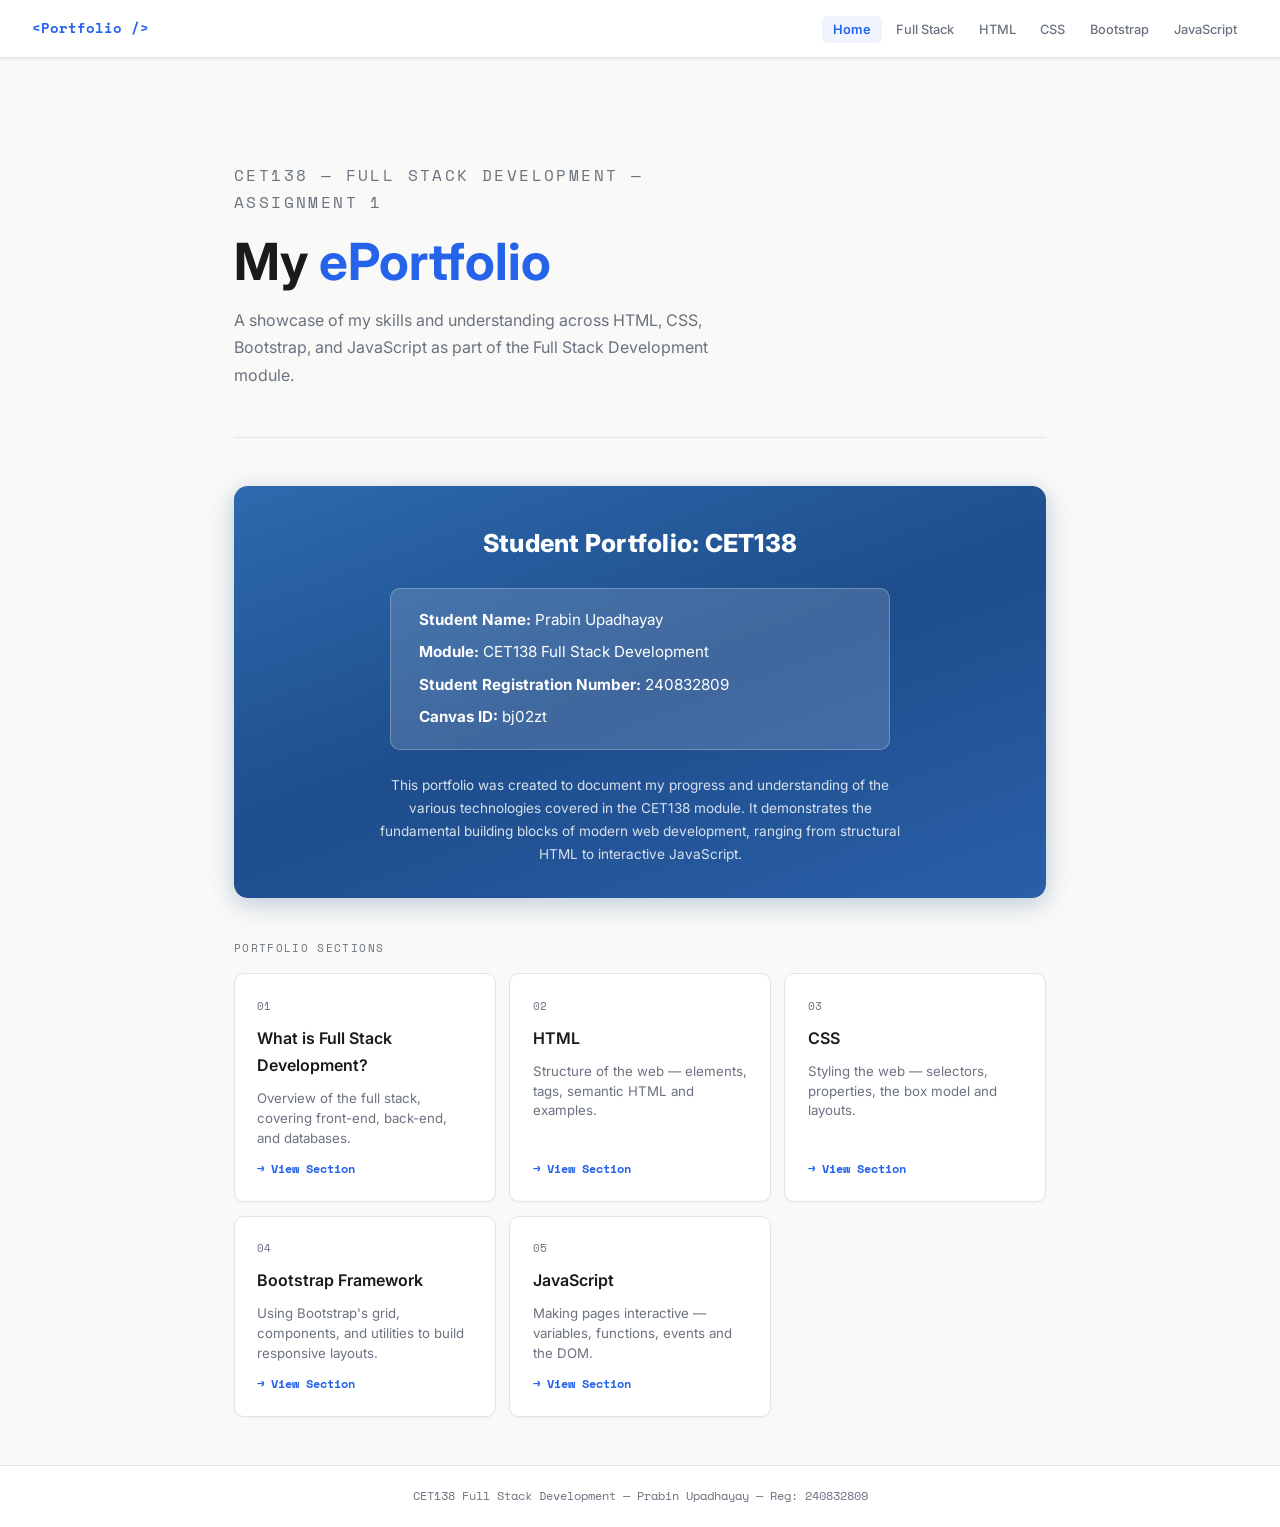
<file: index.html>
<!DOCTYPE html>
<html lang="en">
<head>
  <meta charset="UTF-8" />
  <meta name="viewport" content="width=device-width, initial-scale=1.0" />
  <title>ePortfolio — CET138 Full Stack Development</title>
  <link rel="stylesheet" href="style.css" />
  <style>
    /* Reference-style blue student card */
    .id-card {
      background: linear-gradient(160deg, #2d6aad, #1e4d8c, #2a5fa8);
      border-radius: 14px;
      padding: 2.25rem 2.5rem 2rem;
      margin-bottom: 2.5rem;
      box-shadow: 0 6px 24px rgba(30, 77, 140, 0.28);
      text-align: center;
    }

    .id-card-title {
      font-size: 1.55rem;
      font-weight: 800;
      color: #ffffff;
      margin-bottom: 1.5rem;
      letter-spacing: 0.01em;
    }

    .id-inner-box {
      background: rgba(255, 255, 255, 0.15);
      backdrop-filter: blur(4px);
      border: 1px solid rgba(255,255,255,0.25);
      border-radius: 10px;
      padding: 1.25rem 1.75rem;
      text-align: left;
      display: inline-block;
      width: 100%;
      max-width: 500px;
      margin-bottom: 1.5rem;
    }

    .id-row {
      font-size: 0.95rem;
      color: #ffffff;
      margin-bottom: 0.6rem;
      line-height: 1.5;
    }

    .id-row:last-child { margin-bottom: 0; }

    .id-row strong {
      font-weight: 700;
    }

    .id-card-desc {
      font-size: 0.85rem;
      color: rgba(255,255,255,0.82);
      max-width: 540px;
      margin: 0 auto;
      line-height: 1.7;
    }

    @media (max-width: 600px) {
      .id-card { padding: 1.75rem 1.25rem 1.5rem; }
      .id-card-title { font-size: 1.2rem; }
      .id-inner-box { padding: 1rem 1.1rem; }
    }
  </style>
</head>
<body>

  <nav>
    <a href="index.html" class="nav-brand">&lt;Portfolio /&gt;</a>
    <button class="hamburger" id="hamburger" aria-label="Toggle menu">
      <span></span><span></span><span></span>
    </button>
    <ul class="nav-links" id="nav-links">
      <li><a href="index.html">Home</a></li>
      <li><a href="fullstack.html">Full Stack</a></li>
      <li><a href="html.html">HTML</a></li>
      <li><a href="css.html">CSS</a></li>
      <li><a href="bootstrap.html">Bootstrap</a></li>
      <li><a href="javascript.html">JavaScript</a></li>
    </ul>
  </nav>

  <div class="container">

    <div class="hero">
      <p class="hero-label">CET138 — Full Stack Development — Assignment 1</p>
      <h1>My <span>ePortfolio</span></h1>
      <p>A showcase of my skills and understanding across HTML, CSS, Bootstrap, and JavaScript as part of the Full Stack Development module.</p>
    </div>

    <!-- STUDENT CARD — styled after reference image -->
    <div class="id-card">
      <div class="id-card-title">Student Portfolio: CET138</div>

      <div class="id-inner-box">
        <div class="id-row"><strong>Student Name:</strong> Prabin Upadhayay</div>
        <div class="id-row"><strong>Module:</strong> CET138 Full Stack Development</div>
        <div class="id-row"><strong>Student Registration Number:</strong> 240832809</div>
        <div class="id-row"><strong>Canvas ID:</strong> bj02zt</div>
      </div>

      <p class="id-card-desc">
        This portfolio was created to document my progress and understanding of the various
        technologies covered in the CET138 module. It demonstrates the fundamental building blocks
        of modern web development, ranging from structural HTML to interactive JavaScript.
      </p>
    </div>

    <p style="font-size:0.7rem; font-family:'Space Mono',monospace; color:var(--muted); text-transform:uppercase; letter-spacing:0.12em; margin-bottom:1rem;">Portfolio Sections</p>
    <div class="section-grid">

      <a href="fullstack.html" class="section-card">
        <span class="card-num">01</span>
        <h3>What is Full Stack Development?</h3>
        <p>Overview of the full stack, covering front-end, back-end, and databases.</p>
        <span class="arrow">→ View Section</span>
      </a>

      <a href="html.html" class="section-card">
        <span class="card-num">02</span>
        <h3>HTML</h3>
        <p>Structure of the web — elements, tags, semantic HTML and examples.</p>
        <span class="arrow">→ View Section</span>
      </a>

      <a href="css.html" class="section-card">
        <span class="card-num">03</span>
        <h3>CSS</h3>
        <p>Styling the web — selectors, properties, the box model and layouts.</p>
        <span class="arrow">→ View Section</span>
      </a>

      <a href="bootstrap.html" class="section-card">
        <span class="card-num">04</span>
        <h3>Bootstrap Framework</h3>
        <p>Using Bootstrap's grid, components, and utilities to build responsive layouts.</p>
        <span class="arrow">→ View Section</span>
      </a>

      <a href="javascript.html" class="section-card">
        <span class="card-num">05</span>
        <h3>JavaScript</h3>
        <p>Making pages interactive — variables, functions, events and the DOM.</p>
        <span class="arrow">→ View Section</span>
      </a>

    </div>
  </div>

  <footer>
    <p>CET138 Full Stack Development &mdash; Prabin Upadhayay &mdash; Reg: 240832809</p>
  </footer>

  <script src="script.js"></script>
</body>
</html>
</file>
<file: style.css>
@import url('https://fonts.googleapis.com/css2?family=Space+Mono:wght@400;700&family=Inter:wght@400;500;600;700&display=swap');

:root {
  --bg: #f9f9f7;
  --surface: #ffffff;
  --border: #e4e4e0;
  --border-strong: #d0d0cb;
  --accent: #2563eb;
  --accent-light: #eff4ff;
  --accent2: #16a34a;
  --text: #1a1a1a;
  --muted: #6b7280;
  --card: #ffffff;
  --code-bg: #f3f4f6;
  --code-text: #1e40af;
}

* { margin: 0; padding: 0; box-sizing: border-box; }

body {
  background-color: var(--bg);
  color: var(--text);
  font-family: 'Inter', sans-serif;
  line-height: 1.7;
  min-height: 100vh;
}

/* NAVBAR */
nav {
  background: var(--surface);
  border-bottom: 1px solid var(--border);
  position: sticky;
  top: 0;
  z-index: 100;
  padding: 0 2rem;
  display: flex;
  align-items: center;
  justify-content: space-between;
  height: 58px;
  box-shadow: 0 1px 3px rgba(0,0,0,0.06);
}

.nav-brand {
  font-family: 'Space Mono', monospace;
  font-size: 0.9rem;
  color: var(--accent);
  text-decoration: none;
  font-weight: 700;
}

.nav-links {
  list-style: none;
  display: flex;
  gap: 0.15rem;
  align-items: center;
}

.nav-links a {
  text-decoration: none;
  color: var(--muted);
  font-size: 0.8rem;
  font-weight: 500;
  padding: 0.4rem 0.7rem;
  border-radius: 5px;
  transition: all 0.15s;
}

.nav-links a:hover { color: var(--text); background: var(--bg); }

.nav-links a.active {
  color: var(--accent);
  background: var(--accent-light);
  font-weight: 600;
}

.hamburger {
  display: none;
  flex-direction: column;
  gap: 5px;
  cursor: pointer;
  background: none;
  border: none;
  padding: 4px;
}

.hamburger span {
  display: block;
  width: 22px;
  height: 2px;
  background: var(--text);
  transition: 0.3s;
}

/* LAYOUT */
.container { max-width: 860px; margin: 0 auto; padding: 3rem 1.5rem; }

/* PAGE HEADER */
.page-header { margin-bottom: 2.5rem; padding-bottom: 1.5rem; border-bottom: 1px solid var(--border); }

.page-header .tag {
  font-family: 'Space Mono', monospace;
  font-size: 0.7rem;
  color: var(--accent);
  letter-spacing: 0.12em;
  text-transform: uppercase;
  margin-bottom: 0.5rem;
  display: inline-block;
  background: var(--accent-light);
  padding: 0.2rem 0.6rem;
  border-radius: 3px;
}

.page-header h1 { font-size: 2rem; font-weight: 700; line-height: 1.2; color: var(--text); margin-top: 0.5rem; }

/* HERO */
.hero { padding: 3.5rem 0 3rem; border-bottom: 1px solid var(--border); margin-bottom: 3rem; }

.hero-label {
  font-family: 'Space Mono', monospace;
  font-size: 0.7rem;
  color: var(--accent);
  letter-spacing: 0.15em;
  text-transform: uppercase;
  margin-bottom: 1rem;
}

.hero h1 { font-size: clamp(2rem, 5vw, 3.2rem); font-weight: 700; line-height: 1.15; margin-bottom: 1rem; }
.hero h1 span { color: var(--accent); }
.hero p { color: var(--muted); font-size: 1rem; max-width: 500px; }

/* STUDENT INFO CARD */
.info-card {
  background: var(--surface);
  border: 1px solid var(--border);
  border-radius: 10px;
  padding: 1.75rem 2rem;
  margin-bottom: 2.5rem;
  box-shadow: 0 1px 4px rgba(0,0,0,0.05);
}

.info-card h2 {
  font-size: 0.7rem;
  font-family: 'Space Mono', monospace;
  color: var(--muted);
  letter-spacing: 0.12em;
  text-transform: uppercase;
  margin-bottom: 1.25rem;
}

.info-grid { display: grid; grid-template-columns: 1fr 1fr; gap: 1rem; }

.info-field label {
  display: block;
  font-size: 0.68rem;
  color: var(--muted);
  text-transform: uppercase;
  letter-spacing: 0.08em;
  margin-bottom: 0.3rem;
  font-weight: 600;
}

.info-value {
  font-size: 0.93rem;
  color: var(--text);
  font-weight: 500;
  padding: 0.55rem 0.85rem;
  background: var(--bg);
  border: 1px solid var(--border);
  border-radius: 5px;
}

/* SECTION CARDS */
.section-grid { display: grid; grid-template-columns: repeat(auto-fill, minmax(230px, 1fr)); gap: 0.85rem; }

.section-card {
  background: var(--surface);
  border: 1px solid var(--border);
  border-radius: 10px;
  padding: 1.4rem;
  text-decoration: none;
  color: var(--text);
  transition: all 0.18s;
  display: flex;
  flex-direction: column;
  gap: 0.6rem;
  box-shadow: 0 1px 3px rgba(0,0,0,0.04);
}

.section-card:hover { border-color: var(--accent); box-shadow: 0 4px 12px rgba(37,99,235,0.1); transform: translateY(-2px); }
.section-card .card-num { font-family: 'Space Mono', monospace; font-size: 0.68rem; color: var(--muted); }
.section-card h3 { font-size: 1rem; font-weight: 600; }
.section-card p { font-size: 0.83rem; color: var(--muted); flex: 1; line-height: 1.5; }
.section-card .arrow { font-size: 0.76rem; color: var(--accent); font-family: 'Space Mono', monospace; font-weight: 700; }

/* CONTENT BLOCKS */
.content-block {
  background: var(--surface);
  border: 1px solid var(--border);
  border-radius: 10px;
  padding: 1.75rem 2rem;
  margin-bottom: 1.25rem;
  box-shadow: 0 1px 3px rgba(0,0,0,0.04);
}

.content-block h2 { font-size: 1.15rem; font-weight: 700; margin-bottom: 0.85rem; color: var(--text); }

.content-block h3 {
  font-size: 0.78rem;
  font-weight: 700;
  color: var(--accent);
  margin: 1.1rem 0 0.45rem;
  text-transform: uppercase;
  letter-spacing: 0.07em;
  font-family: 'Space Mono', monospace;
}

.content-block p { color: #374151; font-size: 0.92rem; margin-bottom: 0.7rem; }
.content-block ul { padding-left: 1.4rem; color: #374151; font-size: 0.92rem; }
.content-block ul li { margin-bottom: 0.35rem; }

/* CODE BLOCK */
.code-block {
  background: var(--code-bg);
  border: 1px solid var(--border);
  border-left: 3px solid var(--accent);
  border-radius: 6px;
  padding: 1.1rem 1.35rem;
  font-family: 'Space Mono', monospace;
  font-size: 0.78rem;
  color: var(--code-text);
  overflow-x: auto;
  margin: 0.85rem 0;
  white-space: pre;
  line-height: 1.65;
}

/* SCREENSHOT AREA */
.screenshot-area {
  border: 2px dashed var(--border-strong);
  border-radius: 8px;
  padding: 2.5rem 1.5rem;
  text-align: center;
  margin: 0.85rem 0;
  background: var(--bg);
  transition: border-color 0.2s;
}

.screenshot-area:hover { border-color: var(--accent); }
.screenshot-area p { color: var(--muted) !important; font-size: 0.78rem !important; font-family: 'Space Mono', monospace; margin: 0 !important; }
.screenshot-area .icon { font-size: 1.8rem; margin-bottom: 0.5rem; display: block; }
.screenshot-area img { max-width: 100%; border-radius: 4px; display: block; margin: 0 auto; }

/* DEMO BOX */
/* .demo-box { background: var(--bg); border: 1px solid var(--border); border-radius: 6px; padding: 1.35rem; margin: 0.85rem 0; }

.demo-box label {
  display: block;
  font-size: 0.68rem;
  color: var(--accent);
  font-family: 'Space Mono', monospace;
  letter-spacing: 0.1em;
  text-transform: uppercase;
  margin-bottom: 0.7rem;
  font-weight: 700;
} */

/* BADGES */
.badge {
  display: inline-block;
  background: var(--accent-light);
  color: var(--accent);
  font-size: 0.7rem;
  font-family: 'Space Mono', monospace;
  padding: 0.22rem 0.6rem;
  border-radius: 3px;
  margin: 0.2rem 0.2rem 0.2rem 0;
  border: 1px solid #c7d7fe;
  font-weight: 700;
}

/* FOOTER */
footer {
  border-top: 1px solid var(--border);
  padding: 1.25rem 2rem;
  text-align: center;
  color: var(--muted);
  font-size: 0.75rem;
  font-family: 'Space Mono', monospace;
  background: var(--surface);
}

/* RESPONSIVE */
@media (max-width: 640px) {
  .nav-links {
    display: none;
    position: absolute;
    top: 58px;
    left: 0;
    right: 0;
    background: var(--surface);
    border-bottom: 1px solid var(--border);
    flex-direction: column;
    padding: 0.75rem;
    gap: 0.15rem;
    align-items: flex-start;
    box-shadow: 0 4px 10px rgba(0,0,0,0.08);
  }
  .nav-links.open { display: flex; }
  .hamburger { display: flex; }
  .info-grid { grid-template-columns: 1fr; }
  .section-grid { grid-template-columns: 1fr; }
}
</file>
